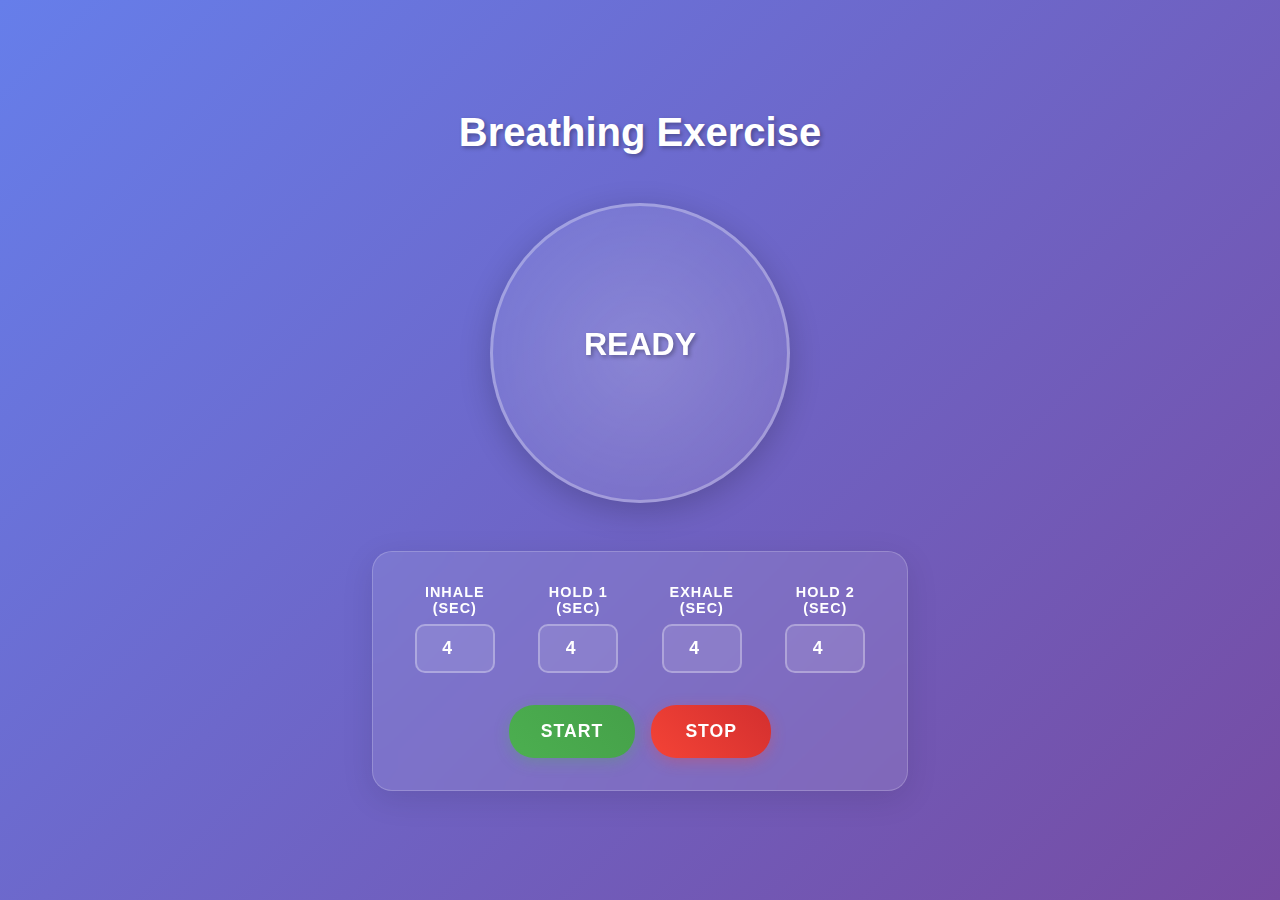
<file: breathing-app.html>
<!DOCTYPE html>
<html lang="en">
<head>
    <meta charset="UTF-8">
    <meta name="viewport" content="width=device-width, initial-scale=1.0">
    <title>Breathing Exercise App</title>
    <link rel="stylesheet" href="breathing-app.css">
</head>
<body>
    <div class="container">
        <h1>Breathing Exercise</h1>
        
        <div class="breathing-circle">
            <div class="circle">
                <div class="text">READY</div>
                <div class="timer"></div>
            </div>
        </div>
        
        <div class="controls">
            <div class="time-inputs">
                <div class="input-group">
                    <label for="inhale-time">Inhale (sec)</label>
                    <input type="number" id="inhale-time" value="4" min="1" max="10">
                </div>
                
                <div class="input-group">
                    <label for="hold1-time">Hold 1 (sec)</label>
                    <input type="number" id="hold1-time" value="4" min="0" max="10">
                </div>
                
                <div class="input-group">
                    <label for="exhale-time">Exhale (sec)</label>
                    <input type="number" id="exhale-time" value="4" min="1" max="10">
                </div>
                
                <div class="input-group">
                    <label for="hold2-time">Hold 2 (sec)</label>
                    <input type="number" id="hold2-time" value="4" min="0" max="10">
                </div>
            </div>
            
            <div class="button-group">
                <button id="start-btn" class="btn btn-primary">Start</button>
                <button id="stop-btn" class="btn btn-secondary">Stop</button>
            </div>
        </div>
    </div>
    
    <script src="breathing-app.js"></script>
</body>
</html>
</file>
<file: breathing-app.css>
/* Reset and base styles */
* {
    margin: 0;
    padding: 0;
    box-sizing: border-box;
}

body {
    font-family: 'Arial', sans-serif;
    background: linear-gradient(135deg, #667eea 0%, #764ba2 100%);
    min-height: 100vh;
    display: flex;
    align-items: center;
    justify-content: center;
    color: white;
}

.container {
    text-align: center;
    padding: 2rem;
    max-width: 600px;
    width: 100%;
}

h1 {
    font-size: 2.5rem;
    margin-bottom: 2rem;
    text-shadow: 2px 2px 4px rgba(0, 0, 0, 0.3);
}

/* Breathing circle styles */
.breathing-circle {
    display: flex;
    justify-content: center;
    align-items: center;
    margin: 3rem 0;
}

.circle {
    width: 300px;
    height: 300px;
    border-radius: 50%;
    background: radial-gradient(circle, rgba(255, 255, 255, 0.2) 0%, rgba(255, 255, 255, 0.05) 100%);
    border: 3px solid rgba(255, 255, 255, 0.3);
    display: flex;
    flex-direction: column;
    align-items: center;
    justify-content: center;
    transition: all 0.3s ease;
    box-shadow: 0 8px 32px rgba(0, 0, 0, 0.2);
    backdrop-filter: blur(10px);
}

.text {
    font-size: 2rem;
    font-weight: bold;
    margin-bottom: 1rem;
    text-shadow: 2px 2px 4px rgba(0, 0, 0, 0.3);
}

.timer {
    font-size: 3rem;
    font-weight: bold;
    color: #fff;
    text-shadow: 2px 2px 4px rgba(0, 0, 0, 0.5);
}

/* Breathing animations */
.breathe-in {
    transform: scale(1.3);
    background: radial-gradient(circle, rgba(135, 206, 250, 0.4) 0%, rgba(135, 206, 250, 0.1) 100%);
    border-color: rgba(135, 206, 250, 0.6);
    box-shadow: 0 12px 40px rgba(135, 206, 250, 0.3);
}

.breathe-out {
    transform: scale(0.8);
    background: radial-gradient(circle, rgba(255, 182, 193, 0.4) 0%, rgba(255, 182, 193, 0.1) 100%);
    border-color: rgba(255, 182, 193, 0.6);
    box-shadow: 0 4px 20px rgba(255, 182, 193, 0.3);
}

/* Controls section */
.controls {
    background: rgba(255, 255, 255, 0.1);
    padding: 2rem;
    border-radius: 20px;
    backdrop-filter: blur(10px);
    border: 1px solid rgba(255, 255, 255, 0.2);
    box-shadow: 0 8px 32px rgba(0, 0, 0, 0.1);
}

.time-inputs {
    display: grid;
    grid-template-columns: repeat(4, 1fr);
    gap: 1.5rem;
    margin-bottom: 2rem;
}

.input-group {
    display: flex;
    flex-direction: column;
    align-items: center;
}

.input-group label {
    font-size: 0.9rem;
    margin-bottom: 0.5rem;
    font-weight: 600;
    text-transform: uppercase;
    letter-spacing: 1px;
}

.input-group input {
    width: 80px;
    padding: 0.75rem;
    border: 2px solid rgba(255, 255, 255, 0.3);
    border-radius: 10px;
    background: rgba(255, 255, 255, 0.1);
    color: white;
    text-align: center;
    font-size: 1.1rem;
    font-weight: bold;
    transition: all 0.3s ease;
}

.input-group input:focus {
    outline: none;
    border-color: rgba(255, 255, 255, 0.6);
    background: rgba(255, 255, 255, 0.2);
    box-shadow: 0 0 15px rgba(255, 255, 255, 0.2);
}

.input-group input::placeholder {
    color: rgba(255, 255, 255, 0.7);
}

/* Button styles */
.button-group {
    display: flex;
    gap: 1rem;
    justify-content: center;
}

.btn {
    padding: 1rem 2rem;
    border: none;
    border-radius: 25px;
    font-size: 1.1rem;
    font-weight: bold;
    cursor: pointer;
    transition: all 0.3s ease;
    text-transform: uppercase;
    letter-spacing: 1px;
    min-width: 120px;
}

.btn-primary {
    background: linear-gradient(45deg, #4CAF50, #45a049);
    color: white;
    box-shadow: 0 4px 15px rgba(76, 175, 80, 0.3);
}

.btn-primary:hover {
    background: linear-gradient(45deg, #45a049, #4CAF50);
    transform: translateY(-2px);
    box-shadow: 0 6px 20px rgba(76, 175, 80, 0.4);
}

.btn-secondary {
    background: linear-gradient(45deg, #f44336, #d32f2f);
    color: white;
    box-shadow: 0 4px 15px rgba(244, 67, 54, 0.3);
}

.btn-secondary:hover {
    background: linear-gradient(45deg, #d32f2f, #f44336);
    transform: translateY(-2px);
    box-shadow: 0 6px 20px rgba(244, 67, 54, 0.4);
}

.btn:active {
    transform: translateY(1px);
}

/* Progress indicator styles */
.progress-indicator {
    position: fixed !important;
    top: 20px !important;
    right: 20px !important;
    background: rgba(0, 0, 0, 0.7) !important;
    color: white;
    padding: 1rem;
    border-radius: 15px;
    backdrop-filter: blur(10px);
    border: 1px solid rgba(255, 255, 255, 0.2);
    box-shadow: 0 8px 32px rgba(0, 0, 0, 0.3);
    z-index: 1000;
    min-width: 200px;
}

.progress-indicator h4 {
    margin: 0 0 10px 0 !important;
    color: #4CAF50 !important;
    font-size: 1rem !important;
    text-align: center;
    border-bottom: 1px solid rgba(255, 255, 255, 0.2);
    padding-bottom: 8px;
}

.cycle-counter,
.current-phase {
    color: white !important;
    font-size: 0.9rem !important;
    margin: 8px 0 !important;
    padding: 4px 0;
}

.current-phase {
    font-weight: bold;
    color: #87CEEB !important;
}

/* Responsive design */
@media (max-width: 768px) {
    .container {
        padding: 1rem;
    }
    
    h1 {
        font-size: 2rem;
    }
    
    .circle {
        width: 250px;
        height: 250px;
    }
    
    .text {
        font-size: 1.5rem;
    }
    
    .timer {
        font-size: 2.5rem;
    }
    
    .time-inputs {
        grid-template-columns: repeat(2, 1fr);
        gap: 1rem;
    }
    
    .button-group {
        flex-direction: column;
        align-items: center;
    }
    
    .btn {
        width: 200px;
    }
    
    .progress-indicator {
        position: fixed !important;
        top: 10px !important;
        right: 10px !important;
        left: 10px !important;
        width: auto !important;
        min-width: auto !important;
    }
}

@media (max-width: 480px) {
    .time-inputs {
        grid-template-columns: repeat(2, 1fr);
        gap: 0.8rem;
    }
    
    .input-group input {
        width: 60px;
        padding: 0.5rem;
        font-size: 1rem;
    }
    
    .input-group label {
        font-size: 0.8rem;
    }
    
    .circle {
        width: 200px;
        height: 200px;
    }
    
    .controls {
        padding: 1rem;
    }
}
</file>
